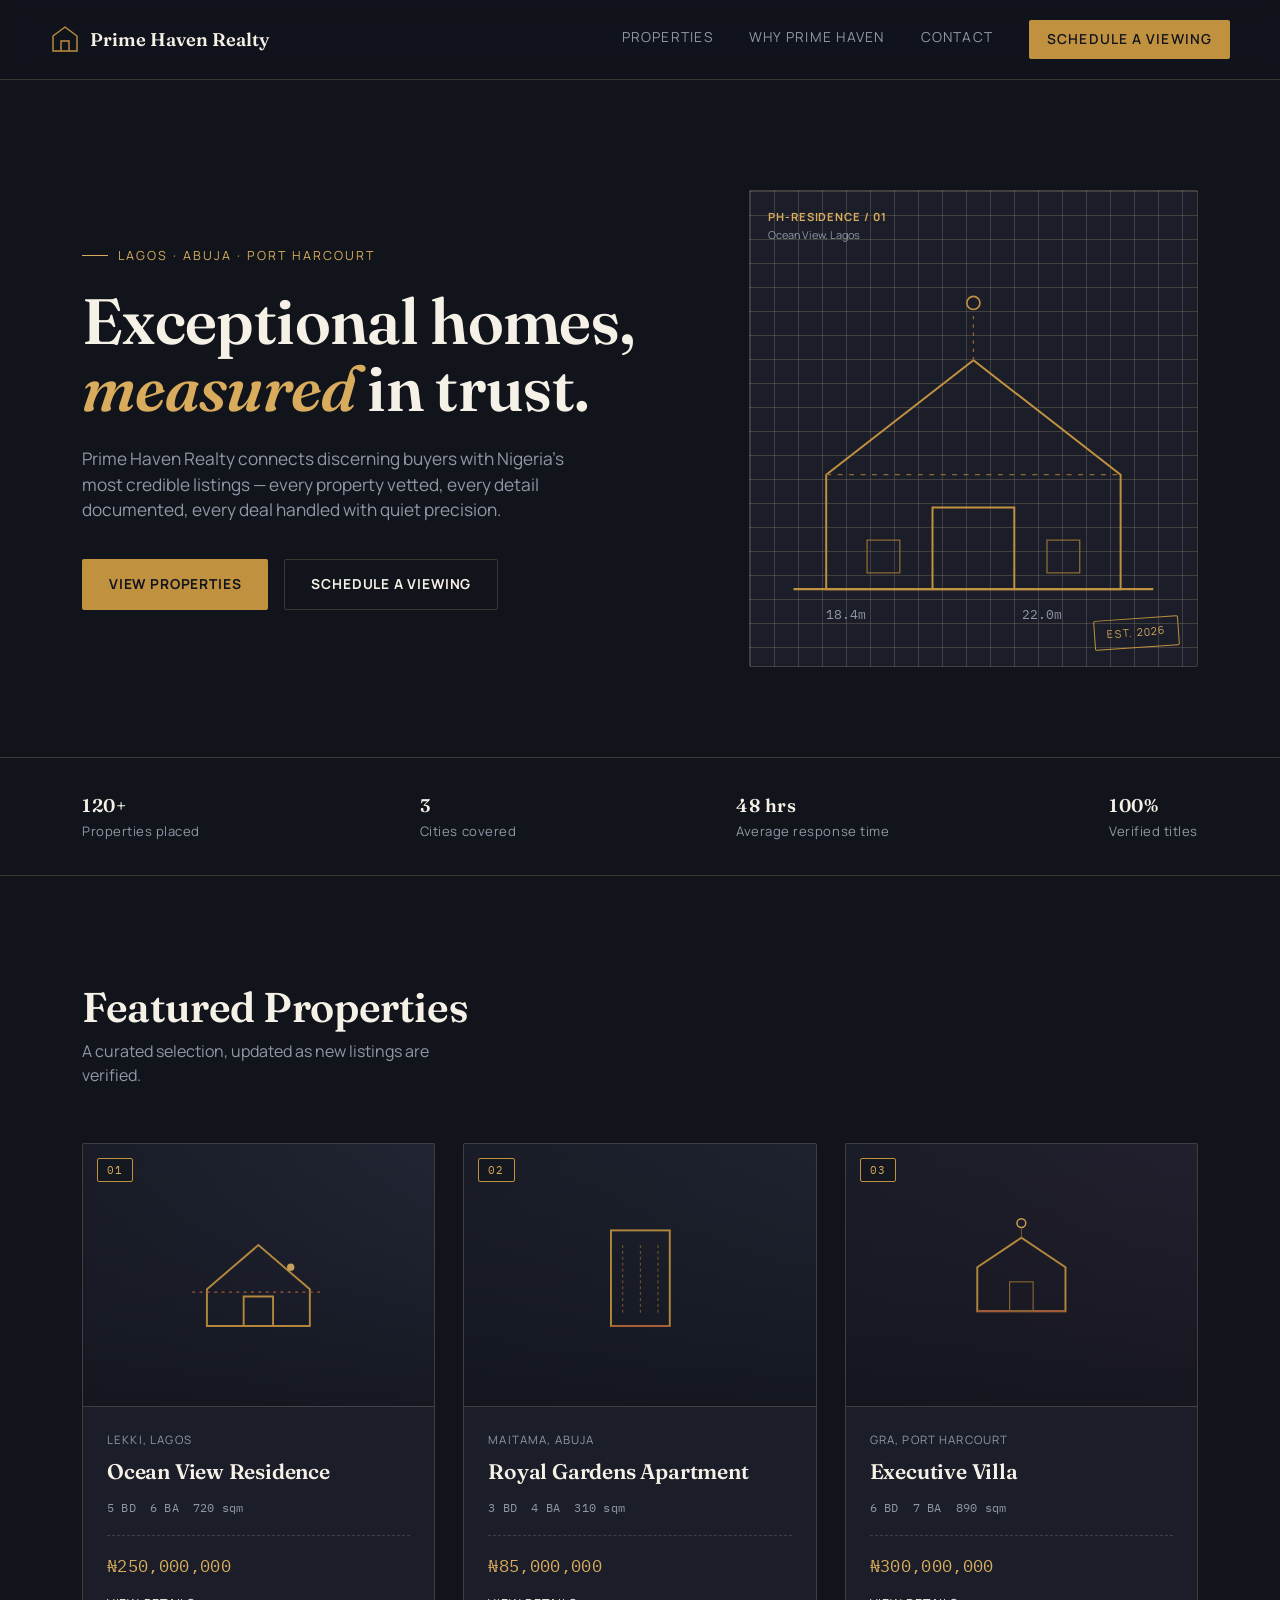
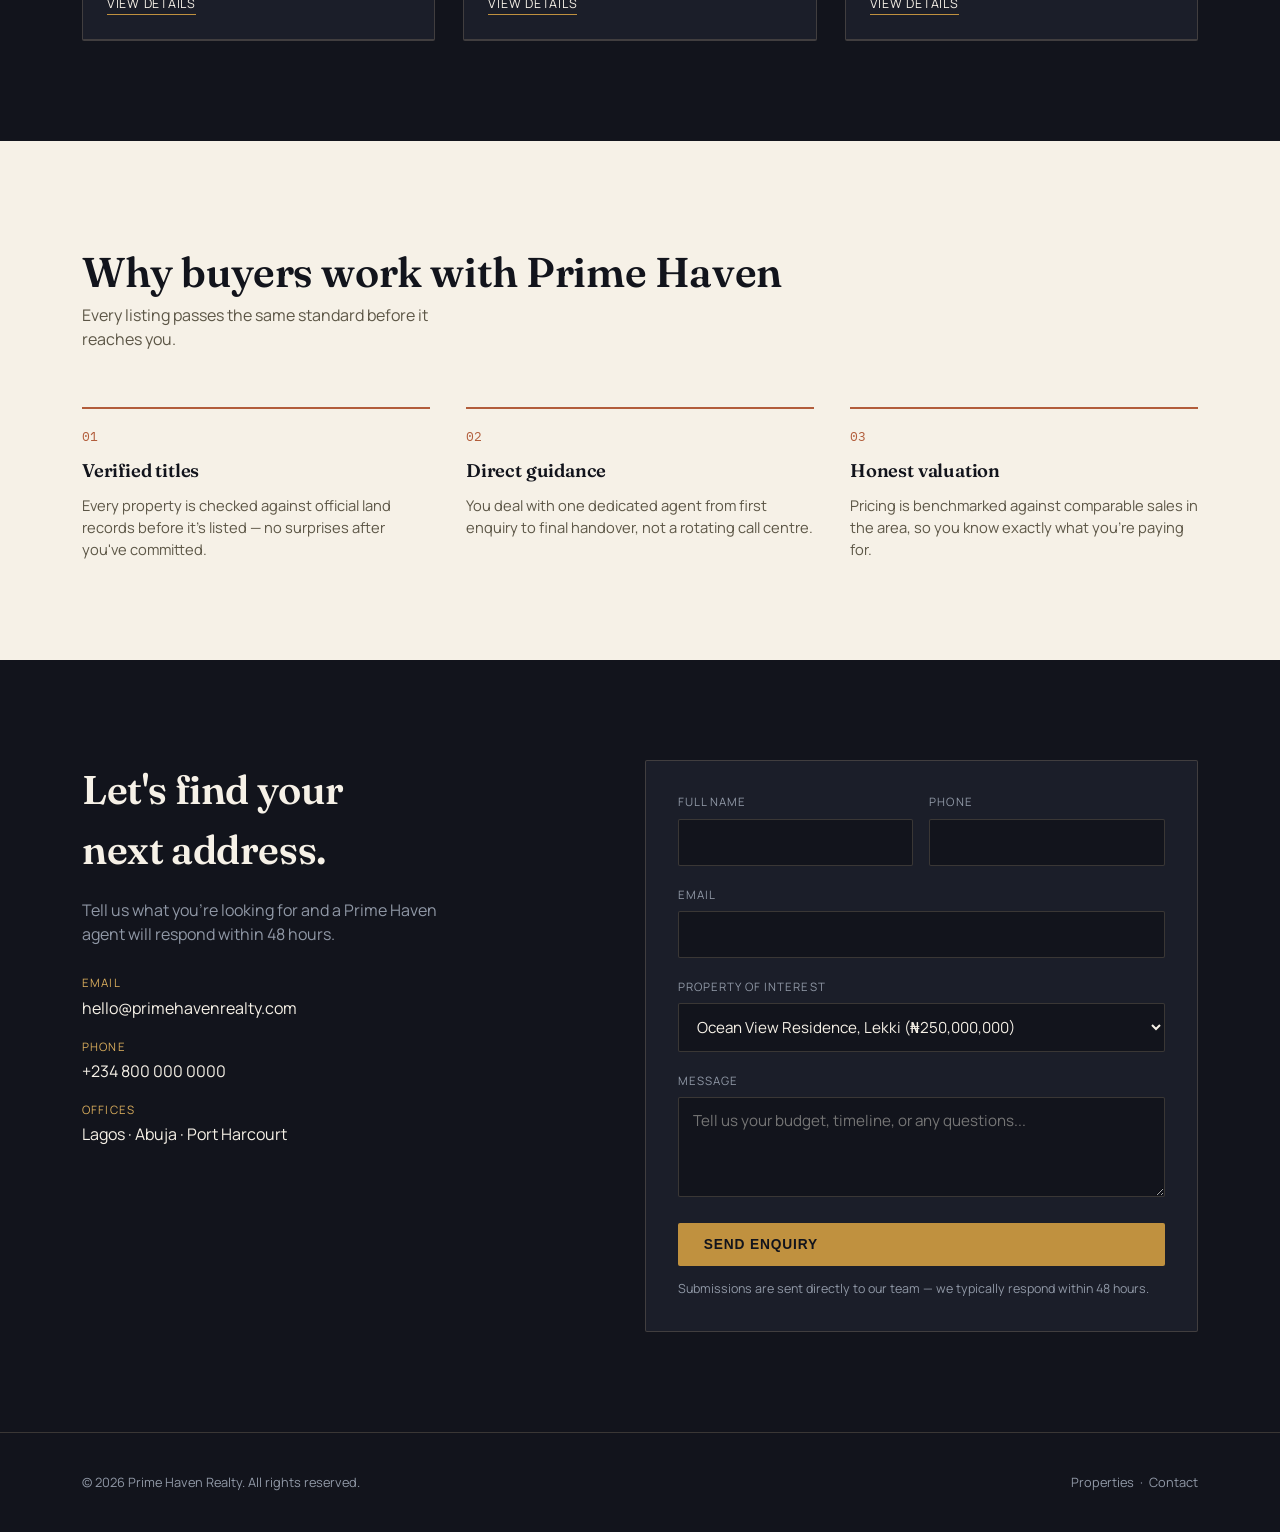
<file: index.html>
<!DOCTYPE html>
<html lang="en">
<head>
<meta charset="UTF-8">
<meta name="viewport" content="width=device-width, initial-scale=1.0">
<title>Prime Haven Realty — Exceptional Homes, Trusted Guidance</title>
<link rel="preconnect" href="https://fonts.googleapis.com">
<link rel="preconnect" href="https://fonts.gstatic.com" crossorigin>
<link href="https://fonts.googleapis.com/css2?family=Fraunces:opsz,wght@9..144,400;9..144,500;9..144,600;9..144,700&family=Manrope:wght@400;500;600;700;800&family=IBM+Plex+Mono:wght@400;500&display=swap" rel="stylesheet">
<style>
  :root{
    --ink:#12141C;
    --ink-2:#1B1E29;
    --ink-3:#252938;
    --ivory:#F6F1E7;
    --ivory-dim:#E9E2D2;
    --brass:#C0913F;
    --brass-bright:#D8AC5C;
    --clay:#B25D3B;
    --sage:#5B6B52;
    --muted:#9098A6;
    --line: rgba(198,178,140,0.22);
  }
  *{box-sizing:border-box; margin:0; padding:0;}
  html{scroll-behavior:smooth;}
  body{
    background:var(--ink);
    color:var(--ivory);
    font-family:'Manrope', sans-serif;
    line-height:1.5;
    overflow-x:hidden;
  }
  h1,h2,h3,h4{
    font-family:'Fraunces', serif;
    font-weight:600;
    letter-spacing:-0.01em;
  }
  .mono{
    font-family:'IBM Plex Mono', monospace;
    letter-spacing:0.02em;
  }
  a{color:inherit; text-decoration:none;}
  img{max-width:100%; display:block;}
  .wrap{max-width:1180px; margin:0 auto; padding:0 32px;}
  @media (max-width:640px){ .wrap{padding:0 20px;} }

  /* ---------- reduced motion ---------- */
  @media (prefers-reduced-motion: reduce){
    *{animation-duration:0.01ms !important; transition-duration:0.01ms !important; scroll-behavior:auto !important;}
  }

  /* ---------- NAV ---------- */
  header{
    position:sticky; top:0; z-index:50;
    background:rgba(18,20,28,0.86);
    backdrop-filter:blur(10px);
    border-bottom:1px solid var(--line);
  }
  .nav{
    display:flex; align-items:center; justify-content:space-between;
    padding:20px 0;
  }
  .brand{
    display:flex; align-items:center; gap:10px;
    font-family:'Fraunces', serif; font-weight:600; font-size:1.15rem;
    color:var(--ivory);
  }
  .brand .mark{
    width:30px; height:30px; flex-shrink:0;
  }
  .navlinks{display:flex; gap:36px; align-items:center;}
  .navlinks a{
    font-size:0.86rem; text-transform:uppercase; letter-spacing:0.09em;
    color:var(--muted); transition:color 0.2s ease;
    position:relative; padding-bottom:4px;
  }
  .navlinks a:hover, .navlinks a:focus-visible{color:var(--ivory);}
  .navlinks a::after{
    content:''; position:absolute; left:0; bottom:0; width:0; height:1px;
    background:var(--brass); transition:width 0.25s ease;
  }
  .navlinks a:hover::after{width:100%;}
  .navlinks .cta-small{
    color:var(--ink); background:var(--brass); padding:9px 18px;
    border-radius:2px; letter-spacing:0.08em; font-weight:600;
  }
  .navlinks .cta-small::after{display:none;}
  .navlinks .cta-small:hover{background:var(--brass-bright); color:var(--ink);}
  .navtoggle{display:none; background:none; border:none; color:var(--ivory); font-size:1.6rem; cursor:pointer;}
  @media (max-width:800px){
    .navlinks{
      position:fixed; top:73px; left:0; right:0; bottom:0;
      background:var(--ink); flex-direction:column; justify-content:flex-start;
      padding:40px 32px; gap:28px;
      transform:translateX(100%); transition:transform 0.3s ease;
    }
    .navlinks.open{transform:translateX(0);}
    .navtoggle{display:block;}
  }

  /* ---------- HERO ---------- */
  .hero{
    position:relative;
    padding:110px 0 90px;
    border-bottom:1px solid var(--line);
    overflow:hidden;
  }
  .hero-grid{
    display:grid; grid-template-columns:1.15fr 0.85fr; gap:60px; align-items:center;
  }
  @media (max-width:900px){ .hero-grid{grid-template-columns:1fr;} }
  .eyebrow{
    display:flex; align-items:center; gap:10px;
    font-size:0.78rem; letter-spacing:0.16em; text-transform:uppercase;
    color:var(--brass-bright); margin-bottom:22px;
  }
  .eyebrow::before{content:''; width:26px; height:1px; background:var(--brass-bright);}
  .hero h1{
    font-size:clamp(2.4rem, 5.2vw, 4rem);
    line-height:1.05;
    color:var(--ivory);
    margin-bottom:24px;
  }
  .hero h1 em{font-style:italic; color:var(--brass-bright);}
  .hero p.lead{
    color:var(--muted); font-size:1.08rem; max-width:46ch; margin-bottom:36px;
  }
  .hero-ctas{display:flex; gap:16px; flex-wrap:wrap;}
  .btn{
    display:inline-flex; align-items:center; gap:8px;
    padding:14px 26px; font-size:0.86rem; font-weight:700;
    letter-spacing:0.06em; text-transform:uppercase;
    border-radius:2px; cursor:pointer; border:1px solid transparent;
    transition:all 0.2s ease;
  }
  .btn-primary{background:var(--brass); color:var(--ink);}
  .btn-primary:hover{background:var(--brass-bright);}
  .btn-ghost{border-color:var(--line); color:var(--ivory);}
  .btn-ghost:hover{border-color:var(--brass-bright); color:var(--brass-bright);}

  /* blueprint diagram, signature element */
  .blueprint{
    position:relative; aspect-ratio:1/1.05;
    border:1px solid var(--line); border-radius:2px;
    background:
      linear-gradient(var(--line) 1px, transparent 1px) 0 0/24px 24px,
      linear-gradient(90deg, var(--line) 1px, transparent 1px) 0 0/24px 24px,
      var(--ink-2);
    padding:22px;
  }
  .blueprint svg{width:100%; height:100%;}
  .blueprint .tag{
    position:absolute; top:18px; left:18px;
    font-size:0.68rem; color:var(--muted);
    display:flex; flex-direction:column; gap:2px;
  }
  .blueprint .tag b{color:var(--brass-bright); font-size:0.7rem; letter-spacing:0.08em;}
  .blueprint .stamp{
    position:absolute; bottom:18px; right:18px;
    border:1px solid var(--brass); color:var(--brass-bright);
    padding:6px 12px; font-size:0.66rem; letter-spacing:0.12em;
    transform:rotate(-4deg); border-radius:2px;
  }

  /* ---------- TRUST STRIP ---------- */
  .trust{
    border-bottom:1px solid var(--line);
    padding:34px 0;
  }
  .trust-row{
    display:flex; justify-content:space-between; flex-wrap:wrap; gap:24px;
    color:var(--muted); font-size:0.82rem; letter-spacing:0.04em;
  }
  .trust-row strong{color:var(--ivory); font-family:'Fraunces',serif; font-weight:600; font-size:1.15rem; display:block; margin-bottom:2px;}

  /* ---------- PROPERTIES ---------- */
  .section{padding:100px 0;}
  .section-head{
    display:flex; justify-content:space-between; align-items:flex-end;
    gap:24px; margin-bottom:56px; flex-wrap:wrap;
  }
  .section-head h2{font-size:clamp(1.9rem,3.4vw,2.6rem); color:var(--ivory);}
  .section-head p{color:var(--muted); max-width:38ch;}

  .prop-grid{
    display:grid; grid-template-columns:repeat(3, 1fr); gap:28px;
  }
  @media (max-width:900px){ .prop-grid{grid-template-columns:1fr;} }

  .prop-card{
    border:1px solid var(--line); border-radius:2px; overflow:hidden;
    background:var(--ink-2); position:relative;
    transition:border-color 0.25s ease, transform 0.25s ease;
  }
  .prop-card:hover{border-color:var(--brass); transform:translateY(-3px);}
  .prop-visual{
    position:relative; aspect-ratio:4/3;
    background:
      linear-gradient(rgba(18,20,28,0.15), rgba(18,20,28,0.85)),
      var(--pattern);
    display:flex; align-items:center; justify-content:center;
    border-bottom:1px solid var(--line);
  }
  .prop-visual svg{width:56%; height:56%; opacity:0.92;}
  .prop-index{
    position:absolute; top:14px; left:14px;
    font-size:0.7rem; color:var(--brass-bright); letter-spacing:0.1em;
    border:1px solid var(--brass); padding:3px 9px; border-radius:2px;
    background:rgba(18,20,28,0.6);
  }
  .prop-body{padding:24px;}
  .prop-loc{
    font-size:0.72rem; letter-spacing:0.1em; text-transform:uppercase;
    color:var(--muted); margin-bottom:8px;
  }
  .prop-body h3{font-size:1.32rem; color:var(--ivory); margin-bottom:10px;}
  .prop-specs{
    display:flex; gap:14px; flex-wrap:wrap; font-size:0.78rem;
    color:var(--muted); margin-bottom:18px; padding-bottom:18px;
    border-bottom:1px dashed var(--line);
  }
  .prop-price{
    font-size:1.05rem; color:var(--brass-bright); margin-bottom:16px;
  }
  .prop-actions{display:flex; gap:10px;}
  .link-btn{
    font-size:0.78rem; letter-spacing:0.06em; text-transform:uppercase;
    color:var(--ivory); border-bottom:1px solid var(--brass);
    padding-bottom:2px; cursor:pointer; background:none; border-top:none; border-left:none; border-right:none;
    font-family:inherit;
  }
  .link-btn:hover{color:var(--brass-bright);}

  /* detail expand panel */
  .prop-detail{
    max-height:0; overflow:hidden; transition:max-height 0.4s ease;
    border-top:1px solid var(--line);
  }
  .prop-detail.open{max-height:600px;}
  .prop-detail-inner{padding:22px 24px 26px; color:var(--muted); font-size:0.92rem;}
  .prop-detail-inner .feats{
    list-style:none; display:grid; grid-template-columns:1fr 1fr; gap:8px 16px;
    margin:16px 0 20px; padding:0;
  }
  .prop-detail-inner .feats li{
    font-size:0.82rem; padding-left:16px; position:relative;
  }
  .prop-detail-inner .feats li::before{
    content:''; position:absolute; left:0; top:8px; width:7px; height:1px; background:var(--brass);
  }

  /* ---------- ABOUT / TRUST BLOCK ---------- */
  .about{
    background:var(--ivory); color:var(--ink);
    padding:100px 0;
  }
  .about .section-head h2, .about .section-head p{color:var(--ink);}
  .about .section-head p{color:#5c5646;}
  .about-grid{display:grid; grid-template-columns:repeat(3,1fr); gap:36px;}
  @media (max-width:800px){ .about-grid{grid-template-columns:1fr;} }
  .about-card{
    border-top:2px solid var(--clay); padding-top:18px;
  }
  .about-card .num{font-family:'IBM Plex Mono',monospace; color:var(--clay); font-size:0.8rem; margin-bottom:10px; display:block;}
  .about-card h3{font-size:1.15rem; margin-bottom:10px;}
  .about-card p{color:#5c5646; font-size:0.92rem;}

  /* ---------- CONTACT ---------- */
  .contact{padding:100px 0;}
  .contact-grid{display:grid; grid-template-columns:1fr 1.1fr; gap:60px;}
  @media (max-width:900px){ .contact-grid{grid-template-columns:1fr;} }
  .contact-info h2{font-size:clamp(1.9rem,3.4vw,2.5rem); margin-bottom:18px;}
  .contact-info p{color:var(--muted); margin-bottom:28px; max-width:40ch;}
  .contact-detail{margin-bottom:18px;}
  .contact-detail .k{font-size:0.72rem; text-transform:uppercase; letter-spacing:0.1em; color:var(--brass-bright); display:block; margin-bottom:4px;}
  .contact-detail .v{font-size:1rem;}

  form{
    background:var(--ink-2); border:1px solid var(--line); border-radius:2px;
    padding:32px;
  }
  .field{margin-bottom:20px;}
  .field label{
    display:block; font-size:0.72rem; text-transform:uppercase; letter-spacing:0.09em;
    color:var(--muted); margin-bottom:8px;
  }
  .field input, .field select, .field textarea{
    width:100%; background:var(--ink); border:1px solid var(--line);
    color:var(--ivory); padding:12px 14px; font-family:'Manrope',sans-serif;
    font-size:0.95rem; border-radius:2px; transition:border-color 0.2s ease;
  }
  .field input:focus, .field select:focus, .field textarea:focus{
    outline:none; border-color:var(--brass);
  }
  .field textarea{resize:vertical; min-height:100px;}
  .row2{display:grid; grid-template-columns:1fr 1fr; gap:16px;}
  @media (max-width:520px){ .row2{grid-template-columns:1fr;} }
  .form-note{font-size:0.78rem; color:var(--muted); margin-top:14px;}
  .form-status{font-size:0.85rem; margin-top:14px; display:none;}
  .form-status.show{display:block;}
  .form-status.ok{color:#7FAE7A;}
  .form-status.err{color:var(--clay);}

  button[type="submit"]{
    width:100%; border:none; cursor:pointer;
  }

  /* ---------- FOOTER ---------- */
  footer{
    border-top:1px solid var(--line); padding:40px 0;
  }
  .foot-row{
    display:flex; justify-content:space-between; align-items:center;
    flex-wrap:wrap; gap:16px; color:var(--muted); font-size:0.8rem;
  }
  .foot-row a{color:var(--muted);}
  .foot-row a:hover{color:var(--brass-bright);}

  /* visible keyboard focus */
  a:focus-visible, button:focus-visible, input:focus-visible, select:focus-visible, textarea:focus-visible{
    outline:2px solid var(--brass-bright); outline-offset:2px;
  }
</style>
</head>
<body>

<header>
  <div class="wrap nav">
    <div class="brand">
      <svg class="mark" viewBox="0 0 30 30" fill="none">
        <path d="M15 3L27 12V27H3V12L15 3Z" stroke="#C0913F" stroke-width="1.4"/>
        <path d="M11 27V17H19V27" stroke="#C0913F" stroke-width="1.4"/>
      </svg>
      Prime Haven Realty
    </div>
    <button class="navtoggle" id="navToggle" aria-label="Toggle menu" aria-expanded="false">☰</button>
    <nav class="navlinks" id="navLinks">
      <a href="#properties">Properties</a>
      <a href="#about">Why Prime Haven</a>
      <a href="#contact">Contact</a>
      <a href="#contact" class="cta-small">Schedule a Viewing</a>
    </nav>
  </div>
</header>

<section class="hero">
  <div class="wrap hero-grid">
    <div>
      <div class="eyebrow">Lagos · Abuja · Port Harcourt</div>
      <h1>Exceptional homes,<br><em>measured</em> in trust.</h1>
      <p class="lead">Prime Haven Realty connects discerning buyers with Nigeria's most credible listings — every property vetted, every detail documented, every deal handled with quiet precision.</p>
      <div class="hero-ctas">
        <a href="#properties" class="btn btn-primary">View Properties</a>
        <a href="#contact" class="btn btn-ghost">Schedule a Viewing</a>
      </div>
    </div>
    <div class="blueprint" aria-hidden="true">
      <div class="tag"><b>PH-RESIDENCE / 01</b>Ocean View, Lagos</div>
      <svg viewBox="0 0 240 260" fill="none">
        <path d="M30 160L120 90L210 160V230H30V160Z" stroke="#C0913F" stroke-width="1.2"/>
        <path d="M30 160H210" stroke="#8C6A32" stroke-width="0.8" stroke-dasharray="3 4"/>
        <path d="M95 230V180H145V230" stroke="#C0913F" stroke-width="1.2"/>
        <path d="M55 200H75V220H55V200Z" stroke="#8C6A32" stroke-width="0.8"/>
        <path d="M165 200H185V220H165V200Z" stroke="#8C6A32" stroke-width="0.8"/>
        <path d="M120 90V60" stroke="#8C6A32" stroke-width="0.8" stroke-dasharray="2 3"/>
        <circle cx="120" cy="55" r="4" stroke="#C0913F" stroke-width="1"/>
        <path d="M10 230H230" stroke="#C0913F" stroke-width="1.4"/>
        <text x="30" y="248" fill="#9098A6" font-size="8" font-family="IBM Plex Mono">18.4m</text>
        <text x="150" y="248" fill="#9098A6" font-size="8" font-family="IBM Plex Mono">22.0m</text>
      </svg>
      <div class="stamp">EST. 2026</div>
    </div>
  </div>
</section>

<div class="trust">
  <div class="wrap trust-row">
    <div><strong>120+</strong>Properties placed</div>
    <div><strong>3</strong>Cities covered</div>
    <div><strong>48 hrs</strong>Average response time</div>
    <div><strong>100%</strong>Verified titles</div>
  </div>
</div>

<section class="section" id="properties">
  <div class="wrap">
    <div class="section-head">
      <div>
        <h2>Featured Properties</h2>
        <p>A curated selection, updated as new listings are verified.</p>
      </div>
    </div>

    <div class="prop-grid">

      <!-- Property 1 -->
      <article class="prop-card">
        <div class="prop-visual" style="--pattern:linear-gradient(135deg,#1B1E29,#2A2F42)">
          <span class="prop-index mono">01</span>
          <svg viewBox="0 0 100 100" fill="none">
            <path d="M15 60L50 30L85 60V85H15V60Z" stroke="#C0913F" stroke-width="1.3"/>
            <path d="M40 85V65H60V85" stroke="#C0913F" stroke-width="1.3"/>
            <path d="M5 62 L95 62" stroke="#B25D3B" stroke-width="1" stroke-dasharray="2 3"/>
            <circle cx="72" cy="45" r="2.5" fill="#D8AC5C"/>
          </svg>
        </div>
        <div class="prop-body">
          <div class="prop-loc">Lekki, Lagos</div>
          <h3>Ocean View Residence</h3>
          <div class="prop-specs">
            <span class="mono">5 BD</span>
            <span class="mono">6 BA</span>
            <span class="mono">720 sqm</span>
          </div>
          <div class="prop-price mono">₦250,000,000</div>
          <div class="prop-actions">
            <button class="link-btn" data-toggle="detail-1" aria-expanded="false">View Details</button>
          </div>
        </div>
        <div class="prop-detail" id="detail-1">
          <div class="prop-detail-inner">
            <p>A five-bedroom waterfront residence on Lagos's Lekki peninsula, finished with imported marble and full smart-home integration throughout.</p>
            <ul class="feats">
              <li>Private beach access</li>
              <li>Infinity pool</li>
              <li>Staff quarters (2)</li>
              <li>24hr estate security</li>
              <li>Home cinema</li>
              <li>3-car garage</li>
            </ul>
            <button class="link-btn" data-enquire="Ocean View Residence, Lekki (₦250,000,000)">Enquire About This Property →</button>
          </div>
        </div>
      </article>

      <!-- Property 2 -->
      <article class="prop-card">
        <div class="prop-visual" style="--pattern:linear-gradient(135deg,#1B1E29,#242A38)">
          <span class="prop-index mono">02</span>
          <svg viewBox="0 0 100 100" fill="none">
            <rect x="30" y="20" width="40" height="65" stroke="#C0913F" stroke-width="1.3"/>
            <path d="M30 85H70" stroke="#B25D3B" stroke-width="1"/>
            <line x1="38" y1="30" x2="38" y2="78" stroke="#8C6A32" stroke-width="0.6" stroke-dasharray="2 2"/>
            <line x1="50" y1="30" x2="50" y2="78" stroke="#8C6A32" stroke-width="0.6" stroke-dasharray="2 2"/>
            <line x1="62" y1="30" x2="62" y2="78" stroke="#8C6A32" stroke-width="0.6" stroke-dasharray="2 2"/>
          </svg>
        </div>
        <div class="prop-body">
          <div class="prop-loc">Maitama, Abuja</div>
          <h3>Royal Gardens Apartment</h3>
          <div class="prop-specs">
            <span class="mono">3 BD</span>
            <span class="mono">4 BA</span>
            <span class="mono">310 sqm</span>
          </div>
          <div class="prop-price mono">₦85,000,000</div>
          <div class="prop-actions">
            <button class="link-btn" data-toggle="detail-2" aria-expanded="false">View Details</button>
          </div>
        </div>
        <div class="prop-detail" id="detail-2">
          <div class="prop-detail-inner">
            <p>A three-bedroom apartment inside a gated Maitama estate, favoured by diplomats and executives for its discretion and central location.</p>
            <ul class="feats">
              <li>Gated estate, single entry</li>
              <li>Backup power (24hr)</li>
              <li>Resident gym access</li>
              <li>Reserved parking (2)</li>
              <li>Landscaped courtyard</li>
              <li>10 min to Central District</li>
            </ul>
            <button class="link-btn" data-enquire="Royal Gardens Apartment, Maitama (₦85,000,000)">Enquire About This Property →</button>
          </div>
        </div>
      </article>

      <!-- Property 3 -->
      <article class="prop-card">
        <div class="prop-visual" style="--pattern:linear-gradient(135deg,#1B1E29,#2C2436)">
          <span class="prop-index mono">03</span>
          <svg viewBox="0 0 100 100" fill="none">
            <path d="M20 75L20 45L50 25L80 45V75Z" stroke="#C0913F" stroke-width="1.3"/>
            <path d="M20 75H80" stroke="#B25D3B" stroke-width="1"/>
            <rect x="42" y="55" width="16" height="20" stroke="#8C6A32" stroke-width="0.8"/>
            <circle cx="50" cy="15" r="3" stroke="#D8AC5C" stroke-width="1"/>
            <line x1="50" y1="18" x2="50" y2="25" stroke="#8C6A32" stroke-width="0.6"/>
          </svg>
        </div>
        <div class="prop-body">
          <div class="prop-loc">GRA, Port Harcourt</div>
          <h3>Executive Villa</h3>
          <div class="prop-specs">
            <span class="mono">6 BD</span>
            <span class="mono">7 BA</span>
            <span class="mono">890 sqm</span>
          </div>
          <div class="prop-price mono">₦300,000,000</div>
          <div class="prop-actions">
            <button class="link-btn" data-toggle="detail-3" aria-expanded="false">View Details</button>
          </div>
        </div>
        <div class="prop-detail" id="detail-3">
          <div class="prop-detail-inner">
            <p>A six-bedroom smart villa in Port Harcourt's Government Reserved Area, built for full-time residence or high-end corporate hosting.</p>
            <ul class="feats">
              <li>Full smart-home system</li>
              <li>Guest wing (self-contained)</li>
              <li>Landscaped gardens</li>
              <li>Borehole + treatment plant</li>
              <li>Solar backup</li>
              <li>4-car garage</li>
            </ul>
            <button class="link-btn" data-enquire="Executive Villa, GRA Port Harcourt (₦300,000,000)">Enquire About This Property →</button>
          </div>
        </div>
      </article>

    </div>
  </div>
</section>

<section class="about" id="about">
  <div class="wrap">
    <div class="section-head">
      <div>
        <h2>Why buyers work with Prime Haven</h2>
        <p>Every listing passes the same standard before it reaches you.</p>
      </div>
    </div>
    <div class="about-grid">
      <div class="about-card">
        <span class="num mono">01</span>
        <h3>Verified titles</h3>
        <p>Every property is checked against official land records before it's listed — no surprises after you've committed.</p>
      </div>
      <div class="about-card">
        <span class="num mono">02</span>
        <h3>Direct guidance</h3>
        <p>You deal with one dedicated agent from first enquiry to final handover, not a rotating call centre.</p>
      </div>
      <div class="about-card">
        <span class="num mono">03</span>
        <h3>Honest valuation</h3>
        <p>Pricing is benchmarked against comparable sales in the area, so you know exactly what you're paying for.</p>
      </div>
    </div>
  </div>
</section>

<section class="contact" id="contact">
  <div class="wrap contact-grid">
    <div class="contact-info">
      <h2>Let's find your<br>next address.</h2>
      <p>Tell us what you're looking for and a Prime Haven agent will respond within 48 hours.</p>
      <div class="contact-detail">
        <span class="k">Email</span>
        <span class="v">hello@primehavenrealty.com</span>
      </div>
      <div class="contact-detail">
        <span class="k">Phone</span>
        <span class="v">+234 800 000 0000</span>
      </div>
      <div class="contact-detail">
        <span class="k">Offices</span>
        <span class="v">Lagos · Abuja · Port Harcourt</span>
      </div>
    </div>

    <form id="enquiryForm" action="https://formspree.io/f/xaqrjzkj" method="POST">
      <div class="row2">
        <div class="field">
          <label for="name">Full name</label>
          <input type="text" id="name" name="name" required>
        </div>
        <div class="field">
          <label for="phone">Phone</label>
          <input type="tel" id="phone" name="phone" required>
        </div>
      </div>
      <div class="field">
        <label for="email">Email</label>
        <input type="email" id="email" name="email" required>
      </div>
      <div class="field">
        <label for="property">Property of interest</label>
        <select id="property" name="property">
          <option>Ocean View Residence, Lekki (₦250,000,000)</option>
          <option>Royal Gardens Apartment, Maitama (₦85,000,000)</option>
          <option>Executive Villa, GRA Port Harcourt (₦300,000,000)</option>
          <option>General enquiry / not sure yet</option>
        </select>
      </div>
      <div class="field">
        <label for="message">Message</label>
        <textarea id="message" name="message" placeholder="Tell us your budget, timeline, or any questions..."></textarea>
      </div>
      <button type="submit" class="btn btn-primary">Send Enquiry</button>
      <p class="form-note">Submissions are sent directly to our team — we typically respond within 48 hours.</p>
      <p class="form-status" id="formStatus"></p>
    </form>
  </div>
</section>

<footer>
  <div class="wrap foot-row">
    <span>© 2026 Prime Haven Realty. All rights reserved.</span>
    <span><a href="#properties">Properties</a> &nbsp;·&nbsp; <a href="#contact">Contact</a></span>
  </div>
</footer>

<script>
  // mobile nav toggle
  const navToggle = document.getElementById('navToggle');
  const navLinks = document.getElementById('navLinks');
  navToggle.addEventListener('click', () => {
    const isOpen = navLinks.classList.toggle('open');
    navToggle.setAttribute('aria-expanded', isOpen);
  });
  navLinks.querySelectorAll('a').forEach(a => a.addEventListener('click', () => {
    navLinks.classList.remove('open');
    navToggle.setAttribute('aria-expanded', 'false');
  }));

  // property detail toggles
  document.querySelectorAll('[data-toggle]').forEach(btn => {
    btn.addEventListener('click', () => {
      const panel = document.getElementById(btn.dataset.toggle);
      const open = panel.classList.toggle('open');
      btn.setAttribute('aria-expanded', open);
      btn.textContent = open ? 'Hide Details' : 'View Details';
    });
  });

  // enquire buttons scroll to form and prefill property
  document.querySelectorAll('[data-enquire]').forEach(btn => {
    btn.addEventListener('click', () => {
      const propSelect = document.getElementById('property');
      const value = btn.dataset.enquire;
      for (const opt of propSelect.options) {
        if (opt.value === value) { propSelect.value = value; break; }
      }
      document.getElementById('contact').scrollIntoView({behavior:'smooth'});
      document.getElementById('name').focus({preventScroll:true});
    });
  });

  // form submit via fetch so we can show inline status (works with Formspree)
  const form = document.getElementById('enquiryForm');
  const status = document.getElementById('formStatus');
  form.addEventListener('submit', async (e) => {
    e.preventDefault();
    status.className = 'form-status show';
    status.textContent = 'Sending...';
    try {
      const res = await fetch(form.action, {
        method: 'POST',
        body: new FormData(form),
        headers: { 'Accept': 'application/json' }
      });
      if (res.ok) {
        status.textContent = "Thank you — your enquiry has been sent. We'll be in touch within 48 hours.";
        status.className = 'form-status show ok';
        form.reset();
      } else {
        throw new Error('Form endpoint not connected yet');
      }
    } catch (err) {
      status.textContent = "This demo form isn't connected to an inbox yet — see the note below on activating it.";
      status.className = 'form-status show err';
    }
  });
</script>

</body>
</html>
</file>
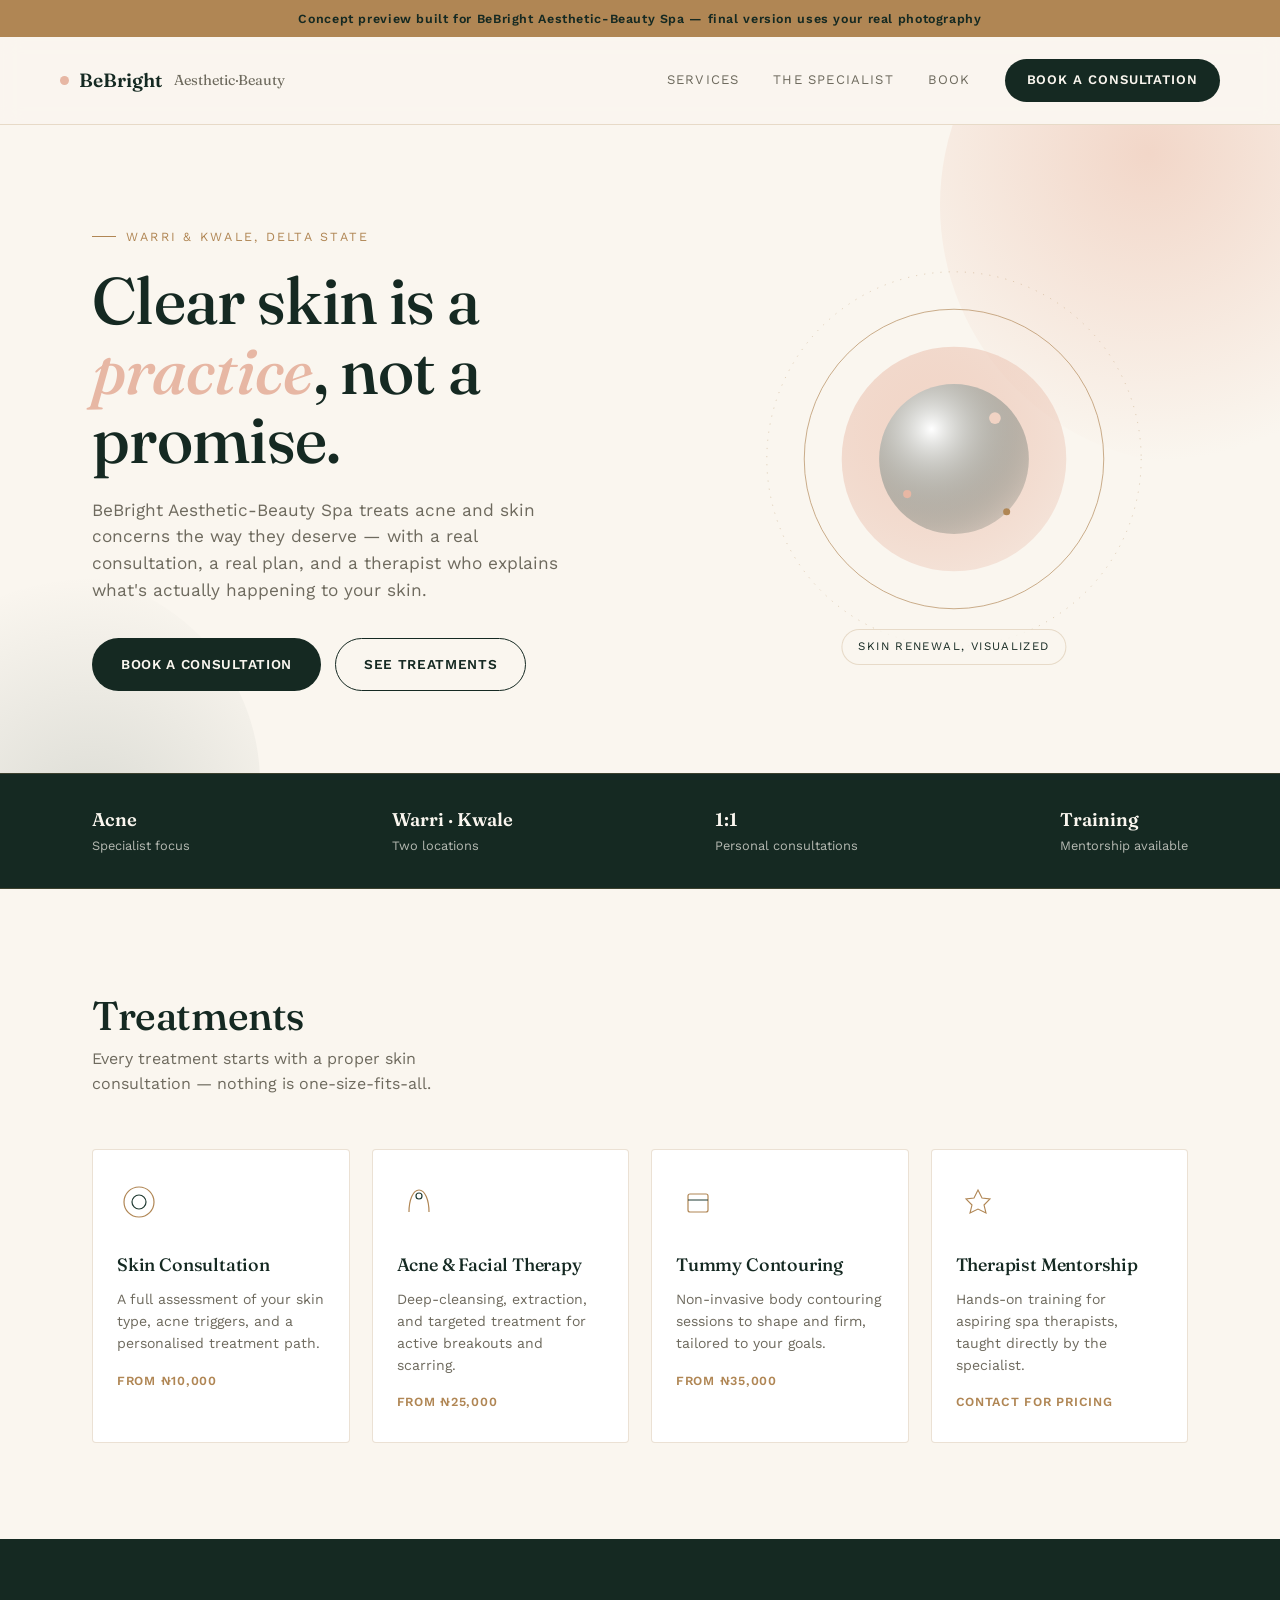
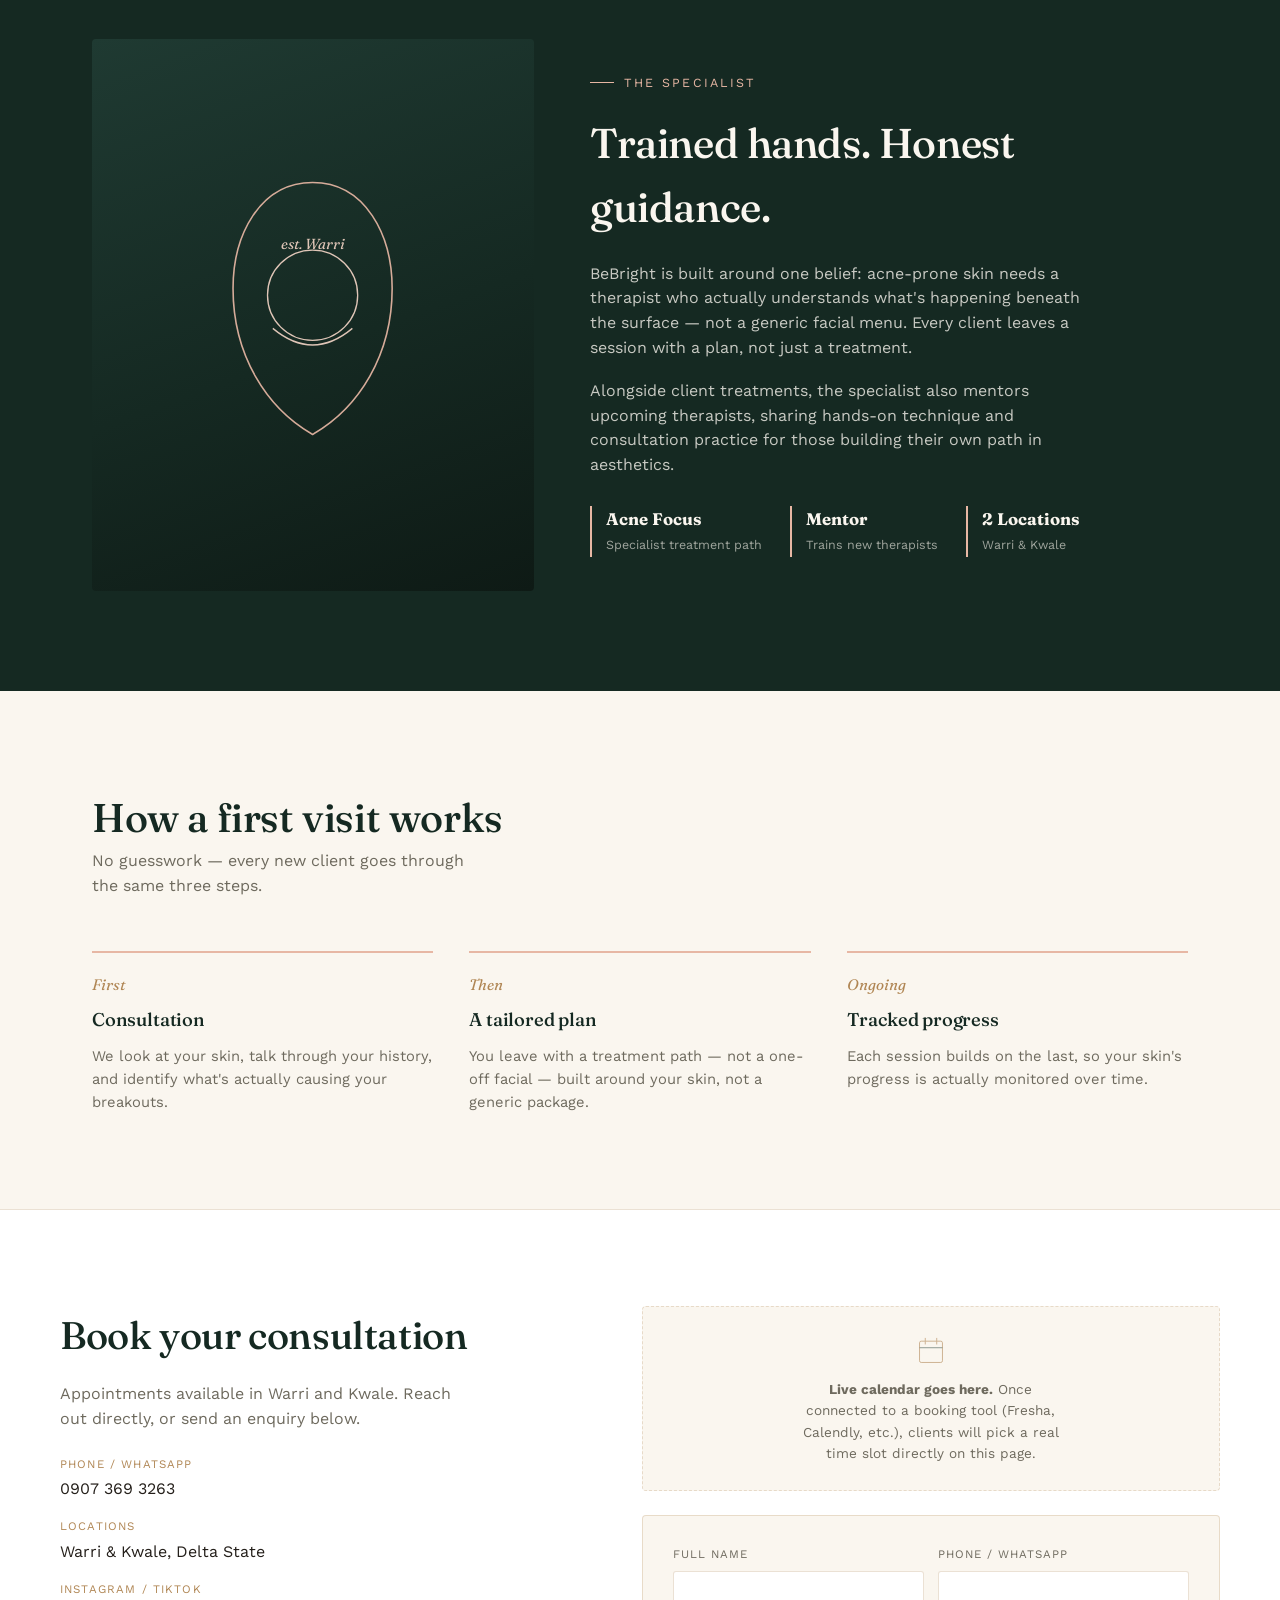
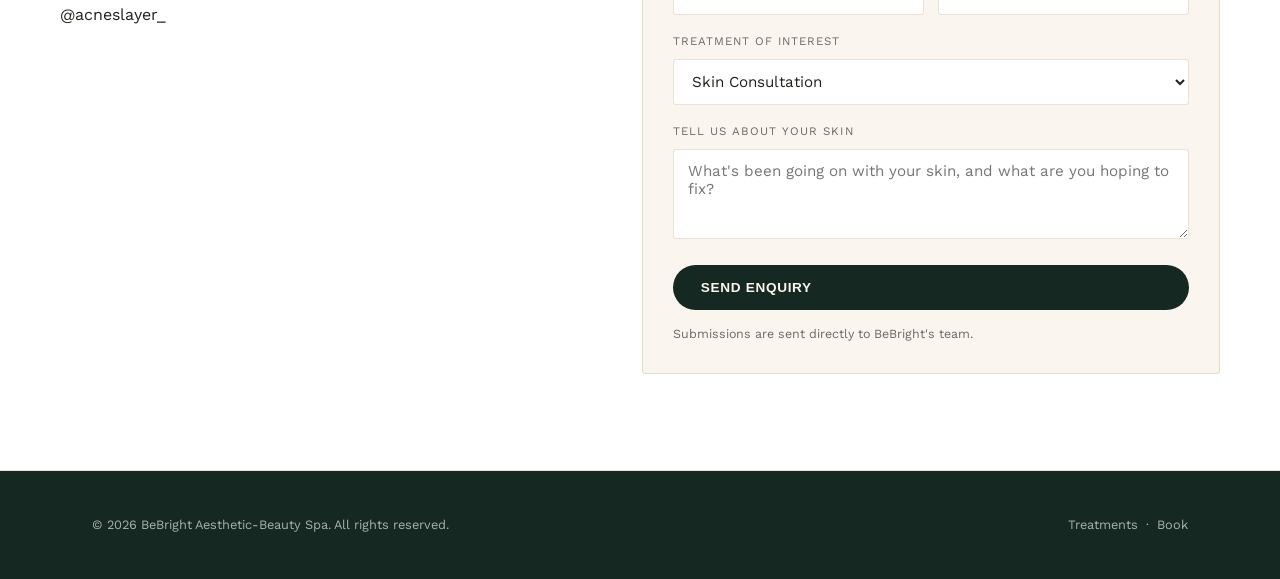
<file: bebright-index.html>
<!DOCTYPE html>
<html lang="en">
<head>
<meta charset="UTF-8">
<meta name="viewport" content="width=device-width, initial-scale=1.0">
<title>BeBright Aesthetic-Beauty Spa — Clear Skin, Confident You</title>
<link rel="preconnect" href="https://fonts.googleapis.com">
<link rel="preconnect" href="https://fonts.gstatic.com" crossorigin>
<link href="https://fonts.googleapis.com/css2?family=Fraunces:ital,wght@0,400;0,500;0,600;1,400;1,500&family=Work+Sans:wght@400;500;600;700&display=swap" rel="stylesheet">
<style>
  :root{
    --jade:#1F3A32;
    --jade-deep:#152922;
    --ivory:#FAF6EF;
    --blush:#E7B7A4;
    --blush-soft:#F1D3C4;
    --gold:#B08654;
    --charcoal:#241F1A;
    --muted:#6E6A5E;
    --line: rgba(176,134,84,0.25);
  }
  *{box-sizing:border-box; margin:0; padding:0;}
  html{scroll-behavior:smooth;}
  body{
    background:var(--ivory);
    color:var(--charcoal);
    font-family:'Work Sans', sans-serif;
    line-height:1.55;
    overflow-x:hidden;
  }
  h1,h2,h3,h4{
    font-family:'Fraunces', serif;
    font-weight:500;
    letter-spacing:-0.01em;
  }
  a{color:inherit; text-decoration:none;}
  img{max-width:100%; display:block;}
  .wrap{max-width:1160px; margin:0 auto; padding:0 32px;}
  @media (max-width:640px){ .wrap{padding:0 20px;} }
  @media (prefers-reduced-motion: reduce){
    *{animation-duration:0.01ms !important; transition-duration:0.01ms !important; scroll-behavior:auto !important;}
  }

  /* ---------- NAV ---------- */
  header{
    position:sticky; top:0; z-index:50;
    background:rgba(250,246,239,0.9);
    backdrop-filter:blur(10px);
    border-bottom:1px solid var(--line);
  }
  .nav{display:flex; align-items:center; justify-content:space-between; padding:22px 0;}
  .brand{display:flex; align-items:center; gap:10px; font-family:'Fraunces',serif; font-weight:600; font-size:1.2rem; color:var(--jade-deep);}
  .brand .dot{width:9px; height:9px; border-radius:50%; background:var(--blush);}
  .navlinks{display:flex; gap:34px; align-items:center;}
  .navlinks a{font-size:0.82rem; text-transform:uppercase; letter-spacing:0.09em; color:var(--muted); transition:color 0.2s ease;}
  .navlinks a:hover{color:var(--jade-deep);}
  .navlinks .cta-small{color:var(--ivory); background:var(--jade-deep); padding:11px 22px; border-radius:100px; letter-spacing:0.07em; font-weight:600;}
  .navlinks .cta-small:hover{background:var(--jade);}
  .navtoggle{display:none; background:none; border:none; color:var(--jade-deep); font-size:1.6rem; cursor:pointer;}
  @media (max-width:820px){
    .navlinks{position:fixed; top:73px; left:0; right:0; bottom:0; background:var(--ivory); flex-direction:column; justify-content:flex-start; padding:44px 32px; gap:30px; transform:translateX(100%); transition:transform 0.3s ease;}
    .navlinks.open{transform:translateX(0);}
    .navtoggle{display:block;}
  }

  /* ---------- HERO ---------- */
  .hero{position:relative; padding:100px 0 80px; overflow:hidden;}
  .hero::before{
    content:''; position:absolute; top:-180px; right:-180px; width:520px; height:520px;
    border-radius:50%;
    background:radial-gradient(circle at 40% 40%, var(--blush-soft), transparent 70%);
    opacity:0.9; z-index:0;
  }
  .hero::after{
    content:''; position:absolute; bottom:-220px; left:-160px; width:420px; height:420px;
    border-radius:50%;
    background:radial-gradient(circle at 60% 60%, rgba(31,58,50,0.14), transparent 70%);
    z-index:0;
  }
  .hero-inner{position:relative; z-index:1; display:grid; grid-template-columns:1.1fr 0.9fr; gap:56px; align-items:center;}
  @media (max-width:900px){ .hero-inner{grid-template-columns:1fr;} }
  .eyebrow{display:flex; align-items:center; gap:10px; font-size:0.78rem; letter-spacing:0.18em; text-transform:uppercase; color:var(--gold); margin-bottom:20px;}
  .eyebrow::before{content:''; width:24px; height:1px; background:var(--gold);}
  .hero h1{font-size:clamp(2.5rem,5.4vw,4.1rem); line-height:1.06; color:var(--jade-deep); margin-bottom:22px;}
  .hero h1 em{font-style:italic; color:var(--blush); position:relative;}
  .hero p.lead{color:var(--muted); font-size:1.08rem; max-width:44ch; margin-bottom:34px;}
  .hero-ctas{display:flex; gap:14px; flex-wrap:wrap;}
  .btn{display:inline-flex; align-items:center; gap:8px; padding:15px 28px; font-size:0.85rem; font-weight:600; letter-spacing:0.05em; text-transform:uppercase; border-radius:100px; cursor:pointer; border:1px solid transparent; transition:all 0.2s ease;}
  .btn-primary{background:var(--jade-deep); color:var(--ivory);}
  .btn-primary:hover{background:var(--jade);}
  .btn-ghost{border-color:var(--jade-deep); color:var(--jade-deep);}
  .btn-ghost:hover{background:var(--jade-deep); color:var(--ivory);}

  /* signature: radiance rings — skin-glow visual instead of a stock photo */
  .glow-visual{position:relative; aspect-ratio:1/1; display:flex; align-items:center; justify-content:center;}
  .glow-visual svg{width:100%; height:100%;}
  .glow-caption{position:absolute; bottom:6%; left:50%; transform:translateX(-50%); text-align:center; font-size:0.72rem; letter-spacing:0.12em; text-transform:uppercase; color:var(--jade-deep); background:rgba(250,246,239,0.85); padding:8px 16px; border-radius:100px; border:1px solid var(--line);}

  /* ---------- TRUST STRIP ---------- */
  .trust{border-top:1px solid var(--line); border-bottom:1px solid var(--line); padding:32px 0; background:var(--jade-deep);}
  .trust-row{display:flex; justify-content:space-between; flex-wrap:wrap; gap:22px; color:rgba(250,246,239,0.7); font-size:0.8rem;}
  .trust-row strong{color:var(--ivory); font-family:'Fraunces',serif; font-weight:600; font-size:1.15rem; display:block; margin-bottom:2px;}

  /* ---------- SERVICES ---------- */
  .section{padding:96px 0;}
  .section-head{display:flex; justify-content:space-between; align-items:flex-end; gap:24px; margin-bottom:52px; flex-wrap:wrap;}
  .section-head h2{font-size:clamp(1.9rem,3.4vw,2.5rem); color:var(--jade-deep);}
  .section-head p{color:var(--muted); max-width:38ch;}

  .svc-grid{display:grid; grid-template-columns:repeat(4,1fr); gap:22px;}
  @media (max-width:980px){ .svc-grid{grid-template-columns:repeat(2,1fr);} }
  @media (max-width:560px){ .svc-grid{grid-template-columns:1fr;} }
  .svc-card{background:#fff; border:1px solid var(--line); border-radius:4px; padding:30px 24px; transition:transform 0.25s ease, box-shadow 0.25s ease;}
  .svc-card:hover{transform:translateY(-4px); box-shadow:0 18px 34px -18px rgba(31,58,50,0.35);}
  .svc-icon{width:44px; height:44px; margin-bottom:20px;}
  .svc-card h3{font-size:1.12rem; color:var(--jade-deep); margin-bottom:10px;}
  .svc-card p{font-size:0.88rem; color:var(--muted); margin-bottom:16px;}
  .svc-price{font-size:0.78rem; letter-spacing:0.06em; text-transform:uppercase; color:var(--gold); font-weight:600;}

  /* ---------- ABOUT / SPECIALIST ---------- */
  .about{background:var(--jade-deep); color:var(--ivory); padding:100px 0;}
  .about-grid{display:grid; grid-template-columns:0.85fr 1.15fr; gap:56px; align-items:center;}
  @media (max-width:900px){ .about-grid{grid-template-columns:1fr;} }
  .about-visual{position:relative; aspect-ratio:4/5; border-radius:4px; overflow:hidden;
    background:linear-gradient(160deg, var(--jade) 0%, var(--jade-deep) 55%, #0e1a15 100%);
    display:flex; align-items:center; justify-content:center;
  }
  .about-visual svg{width:60%; opacity:0.92;}
  .about-eyebrow{font-size:0.78rem; letter-spacing:0.18em; text-transform:uppercase; color:var(--blush); margin-bottom:18px; display:flex; align-items:center; gap:10px;}
  .about-eyebrow::before{content:''; width:24px; height:1px; background:var(--blush);}
  .about h2{font-size:clamp(1.9rem,3.4vw,2.6rem); margin-bottom:22px; color:var(--ivory);}
  .about p{color:rgba(250,246,239,0.78); margin-bottom:18px; max-width:52ch;}
  .about-creds{display:flex; gap:28px; flex-wrap:wrap; margin-top:28px;}
  .cred{border-left:2px solid var(--blush); padding-left:14px;}
  .cred b{display:block; font-family:'Fraunces',serif; font-size:1.05rem; color:var(--ivory);}
  .cred span{font-size:0.78rem; color:rgba(250,246,239,0.6);}

  /* ---------- APPROACH / PROCESS ---------- */
  .process-grid{display:grid; grid-template-columns:repeat(3,1fr); gap:36px;}
  @media (max-width:800px){ .process-grid{grid-template-columns:1fr;} }
  .process-card{border-top:2px solid var(--blush); padding-top:20px;}
  .process-card .step{font-family:'Fraunces',serif; font-style:italic; color:var(--gold); font-size:0.95rem; margin-bottom:10px; display:block;}
  .process-card h3{font-size:1.15rem; margin-bottom:10px; color:var(--jade-deep);}
  .process-card p{color:var(--muted); font-size:0.92rem;}

  /* ---------- BOOKING ---------- */
  .booking{background:#fff; border-top:1px solid var(--line); border-bottom:1px solid var(--line);}
  .booking-grid{display:grid; grid-template-columns:1fr 1.1fr; gap:56px; padding:96px 0;}
  @media (max-width:900px){ .booking-grid{grid-template-columns:1fr;} }
  .booking-info h2{font-size:clamp(1.9rem,3.4vw,2.4rem); color:var(--jade-deep); margin-bottom:16px;}
  .booking-info p{color:var(--muted); margin-bottom:24px; max-width:42ch;}
  .booking-detail{margin-bottom:16px;}
  .booking-detail .k{font-size:0.72rem; text-transform:uppercase; letter-spacing:0.1em; color:var(--gold); display:block; margin-bottom:4px;}
  .booking-detail .v{font-size:1rem; color:var(--charcoal);}

  .booking-embed{
    border:1px dashed var(--line); border-radius:4px; padding:26px; background:var(--ivory);
    display:flex; flex-direction:column; align-items:center; justify-content:center; text-align:center; gap:10px;
    min-height:180px; margin-bottom:24px;
  }
  .booking-embed .icon{width:36px; height:36px; opacity:0.6;}
  .booking-embed p{font-size:0.85rem; color:var(--muted); max-width:34ch;}

  form{background:var(--ivory); border:1px solid var(--line); border-radius:4px; padding:30px;}
  .field{margin-bottom:18px;}
  .field label{display:block; font-size:0.72rem; text-transform:uppercase; letter-spacing:0.09em; color:var(--muted); margin-bottom:8px;}
  .field input, .field select, .field textarea{width:100%; background:#fff; border:1px solid var(--line); color:var(--charcoal); padding:12px 14px; font-family:'Work Sans',sans-serif; font-size:0.95rem; border-radius:3px; transition:border-color 0.2s ease;}
  .field input:focus, .field select:focus, .field textarea:focus{outline:none; border-color:var(--gold);}
  .field textarea{resize:vertical; min-height:90px;}
  .row2{display:grid; grid-template-columns:1fr 1fr; gap:14px;}
  @media (max-width:520px){ .row2{grid-template-columns:1fr;} }
  .form-note{font-size:0.78rem; color:var(--muted); margin-top:14px;}
  .form-status{font-size:0.85rem; margin-top:14px; display:none;}
  .form-status.show{display:block;}
  .form-status.ok{color:#3F7A5E;}
  .form-status.err{color:var(--blush);}
  button[type="submit"]{width:100%; border:none; cursor:pointer;}

  /* ---------- FOOTER ---------- */
  footer{padding:44px 0; background:var(--jade-deep); color:rgba(250,246,239,0.65);}
  .foot-row{display:flex; justify-content:space-between; align-items:center; flex-wrap:wrap; gap:16px; font-size:0.8rem;}
  .foot-row a{color:rgba(250,246,239,0.65);}
  .foot-row a:hover{color:var(--blush);}

  a:focus-visible, button:focus-visible, input:focus-visible, select:focus-visible, textarea:focus-visible{
    outline:2px solid var(--gold); outline-offset:2px;
  }

  .demo-banner{
    background:var(--gold); color:var(--jade-deep); text-align:center;
    font-size:0.78rem; letter-spacing:0.05em; padding:9px 16px; font-weight:600;
  }
</style>
</head>
<body>

<div class="demo-banner">Concept preview built for BeBright Aesthetic-Beauty Spa — final version uses your real photography</div>

<header>
  <div class="wrap nav">
    <div class="brand"><span class="dot"></span>BeBright <span style="font-weight:400; color:var(--muted); font-size:0.9rem; margin-left:2px;">Aesthetic·Beauty</span></div>
    <button class="navtoggle" id="navToggle" aria-label="Toggle menu" aria-expanded="false">☰</button>
    <nav class="navlinks" id="navLinks">
      <a href="#services">Services</a>
      <a href="#about">The Specialist</a>
      <a href="#booking">Book</a>
      <a href="#booking" class="cta-small">Book a Consultation</a>
    </nav>
  </div>
</header>

<section class="hero">
  <div class="wrap hero-inner">
    <div>
      <div class="eyebrow">Warri &amp; Kwale, Delta State</div>
      <h1>Clear skin is a <em>practice</em>, not a promise.</h1>
      <p class="lead">BeBright Aesthetic-Beauty Spa treats acne and skin concerns the way they deserve — with a real consultation, a real plan, and a therapist who explains what's actually happening to your skin.</p>
      <div class="hero-ctas">
        <a href="#booking" class="btn btn-primary">Book a Consultation</a>
        <a href="#services" class="btn btn-ghost">See Treatments</a>
      </div>
    </div>
    <div class="glow-visual" aria-hidden="true">
      <svg viewBox="0 0 400 400" fill="none">
        <circle cx="200" cy="200" r="160" stroke="#B08654" stroke-width="0.6" stroke-dasharray="1 6" opacity="0.5"/>
        <circle cx="200" cy="200" r="128" stroke="#B08654" stroke-width="0.8" opacity="0.7"/>
        <circle cx="200" cy="200" r="96" fill="url(#g1)" opacity="0.9"/>
        <circle cx="200" cy="200" r="64" fill="url(#g2)"/>
        <circle cx="235" cy="165" r="5" fill="#F1D3C4"/>
        <circle cx="160" cy="230" r="3.5" fill="#E7B7A4"/>
        <circle cx="245" cy="245" r="3" fill="#B08654"/>
        <defs>
          <radialGradient id="g1" cx="0.4" cy="0.35" r="0.75">
            <stop offset="0%" stop-color="#F1D3C4"/>
            <stop offset="100%" stop-color="#E7B7A4" stop-opacity="0.3"/>
          </radialGradient>
          <radialGradient id="g2" cx="0.35" cy="0.3" r="0.8">
            <stop offset="0%" stop-color="#FFFFFF"/>
            <stop offset="100%" stop-color="#1F3A32" stop-opacity="0.15"/>
          </radialGradient>
        </defs>
      </svg>
      <div class="glow-caption">Skin renewal, visualized</div>
    </div>
  </div>
</section>

<div class="trust">
  <div class="wrap trust-row">
    <div><strong>Acne</strong>Specialist focus</div>
    <div><strong>Warri · Kwale</strong>Two locations</div>
    <div><strong>1:1</strong>Personal consultations</div>
    <div><strong>Training</strong>Mentorship available</div>
  </div>
</div>

<section class="section" id="services">
  <div class="wrap">
    <div class="section-head">
      <div>
        <h2>Treatments</h2>
        <p>Every treatment starts with a proper skin consultation — nothing is one-size-fits-all.</p>
      </div>
    </div>
    <div class="svc-grid">

      <div class="svc-card">
        <svg class="svc-icon" viewBox="0 0 44 44" fill="none"><circle cx="22" cy="22" r="15" stroke="#B08654" stroke-width="1.2"/><circle cx="22" cy="22" r="7" stroke="#1F3A32" stroke-width="1.2"/></svg>
        <h3>Skin Consultation</h3>
        <p>A full assessment of your skin type, acne triggers, and a personalised treatment path.</p>
        <div class="svc-price">From ₦10,000</div>
      </div>

      <div class="svc-card">
        <svg class="svc-icon" viewBox="0 0 44 44" fill="none"><path d="M12 32C12 20 16 10 22 10C28 10 32 20 32 32" stroke="#B08654" stroke-width="1.2"/><circle cx="22" cy="16" r="3" stroke="#1F3A32" stroke-width="1.2"/></svg>
        <h3>Acne &amp; Facial Therapy</h3>
        <p>Deep-cleansing, extraction, and targeted treatment for active breakouts and scarring.</p>
        <div class="svc-price">From ₦25,000</div>
      </div>

      <div class="svc-card">
        <svg class="svc-icon" viewBox="0 0 44 44" fill="none"><rect x="12" y="14" width="20" height="18" rx="2" stroke="#B08654" stroke-width="1.2"/><path d="M12 20H32" stroke="#1F3A32" stroke-width="1"/></svg>
        <h3>Tummy Contouring</h3>
        <p>Non-invasive body contouring sessions to shape and firm, tailored to your goals.</p>
        <div class="svc-price">From ₦35,000</div>
      </div>

      <div class="svc-card">
        <svg class="svc-icon" viewBox="0 0 44 44" fill="none"><path d="M22 10L26 18L34 19L28 25L30 33L22 29L14 33L16 25L10 19L18 18Z" stroke="#B08654" stroke-width="1.1"/></svg>
        <h3>Therapist Mentorship</h3>
        <p>Hands-on training for aspiring spa therapists, taught directly by the specialist.</p>
        <div class="svc-price">Contact for pricing</div>
      </div>

    </div>
  </div>
</section>

<section class="about" id="about">
  <div class="wrap about-grid">
    <div class="about-visual" aria-hidden="true">
      <svg viewBox="0 0 200 240" fill="none">
        <path d="M100 20C60 20 40 60 40 100C40 150 65 190 100 210C135 190 160 150 160 100C160 60 140 20 100 20Z" stroke="#E7B7A4" stroke-width="1.2"/>
        <circle cx="100" cy="105" r="34" stroke="#F1D3C4" stroke-width="1"/>
        <path d="M70 130Q100 155 130 130" stroke="#F1D3C4" stroke-width="1"/>
        <text x="100" y="70" text-anchor="middle" fill="#F1D3C4" font-family="Fraunces" font-size="11" font-style="italic">est. Warri</text>
      </svg>
    </div>
    <div>
      <div class="about-eyebrow">The Specialist</div>
      <h2>Trained hands. Honest guidance.</h2>
      <p>BeBright is built around one belief: acne-prone skin needs a therapist who actually understands what's happening beneath the surface — not a generic facial menu. Every client leaves a session with a plan, not just a treatment.</p>
      <p>Alongside client treatments, the specialist also mentors upcoming therapists, sharing hands-on technique and consultation practice for those building their own path in aesthetics.</p>
      <div class="about-creds">
        <div class="cred"><b>Acne Focus</b><span>Specialist treatment path</span></div>
        <div class="cred"><b>Mentor</b><span>Trains new therapists</span></div>
        <div class="cred"><b>2 Locations</b><span>Warri &amp; Kwale</span></div>
      </div>
    </div>
  </div>
</section>

<section class="section">
  <div class="wrap">
    <div class="section-head">
      <div>
        <h2>How a first visit works</h2>
        <p>No guesswork — every new client goes through the same three steps.</p>
      </div>
    </div>
    <div class="process-grid">
      <div class="process-card">
        <span class="step">First</span>
        <h3>Consultation</h3>
        <p>We look at your skin, talk through your history, and identify what's actually causing your breakouts.</p>
      </div>
      <div class="process-card">
        <span class="step">Then</span>
        <h3>A tailored plan</h3>
        <p>You leave with a treatment path — not a one-off facial — built around your skin, not a generic package.</p>
      </div>
      <div class="process-card">
        <span class="step">Ongoing</span>
        <h3>Tracked progress</h3>
        <p>Each session builds on the last, so your skin's progress is actually monitored over time.</p>
      </div>
    </div>
  </div>
</section>

<section class="booking" id="booking">
  <div class="wrap booking-grid">
    <div class="booking-info">
      <h2>Book your consultation</h2>
      <p>Appointments available in Warri and Kwale. Reach out directly, or send an enquiry below.</p>
      <div class="booking-detail">
        <span class="k">Phone / WhatsApp</span>
        <span class="v">0907 369 3263</span>
      </div>
      <div class="booking-detail">
        <span class="k">Locations</span>
        <span class="v">Warri &amp; Kwale, Delta State</span>
      </div>
      <div class="booking-detail">
        <span class="k">Instagram / TikTok</span>
        <span class="v">@acneslayer_</span>
      </div>
    </div>

    <div>
      <div class="booking-embed">
        <svg class="icon" viewBox="0 0 44 44" fill="none"><rect x="8" y="10" width="28" height="26" rx="2" stroke="#B08654" stroke-width="1.2"/><path d="M8 18H36" stroke="#1F3A32" stroke-width="1"/><path d="M15 6V14M29 6V14" stroke="#B08654" stroke-width="1.2"/></svg>
        <p><strong>Live calendar goes here.</strong> Once connected to a booking tool (Fresha, Calendly, etc.), clients will pick a real time slot directly on this page.</p>
      </div>

      <form id="enquiryForm" action="https://formspree.io/f/YOUR_FORM_ID" method="POST">
        <div class="row2">
          <div class="field">
            <label for="name">Full name</label>
            <input type="text" id="name" name="name" required>
          </div>
          <div class="field">
            <label for="phone">Phone / WhatsApp</label>
            <input type="tel" id="phone" name="phone" required>
          </div>
        </div>
        <div class="field">
          <label for="service">Treatment of interest</label>
          <select id="service" name="service">
            <option>Skin Consultation</option>
            <option>Acne &amp; Facial Therapy</option>
            <option>Tummy Contouring</option>
            <option>Therapist Mentorship</option>
          </select>
        </div>
        <div class="field">
          <label for="message">Tell us about your skin</label>
          <textarea id="message" name="message" placeholder="What's been going on with your skin, and what are you hoping to fix?"></textarea>
        </div>
        <button type="submit" class="btn btn-primary">Send Enquiry</button>
        <p class="form-note">Submissions are sent directly to BeBright's team.</p>
        <p class="form-status" id="formStatus"></p>
      </form>
    </div>
  </div>
</section>

<footer>
  <div class="wrap foot-row">
    <span>© 2026 BeBright Aesthetic-Beauty Spa. All rights reserved.</span>
    <span><a href="#services">Treatments</a> &nbsp;·&nbsp; <a href="#booking">Book</a></span>
  </div>
</footer>

<script>
  const navToggle = document.getElementById('navToggle');
  const navLinks = document.getElementById('navLinks');
  navToggle.addEventListener('click', () => {
    const isOpen = navLinks.classList.toggle('open');
    navToggle.setAttribute('aria-expanded', isOpen);
  });
  navLinks.querySelectorAll('a').forEach(a => a.addEventListener('click', () => {
    navLinks.classList.remove('open');
    navToggle.setAttribute('aria-expanded', 'false');
  }));

  const form = document.getElementById('enquiryForm');
  const status = document.getElementById('formStatus');
  form.addEventListener('submit', async (e) => {
    e.preventDefault();
    status.className = 'form-status show';
    status.textContent = 'Sending...';
    try {
      const res = await fetch(form.action, {
        method: 'POST',
        body: new FormData(form),
        headers: { 'Accept': 'application/json' }
      });
      if (res.ok) {
        status.textContent = "Thank you — your enquiry has been sent. We'll be in touch soon.";
        status.className = 'form-status show ok';
        form.reset();
      } else {
        throw new Error('Form endpoint not connected yet');
      }
    } catch (err) {
      status.textContent = "This demo form isn't connected to an inbox yet — see the note in the build instructions.";
      status.className = 'form-status show err';
    }
  });
</script>

</body>
</html>
</file>
